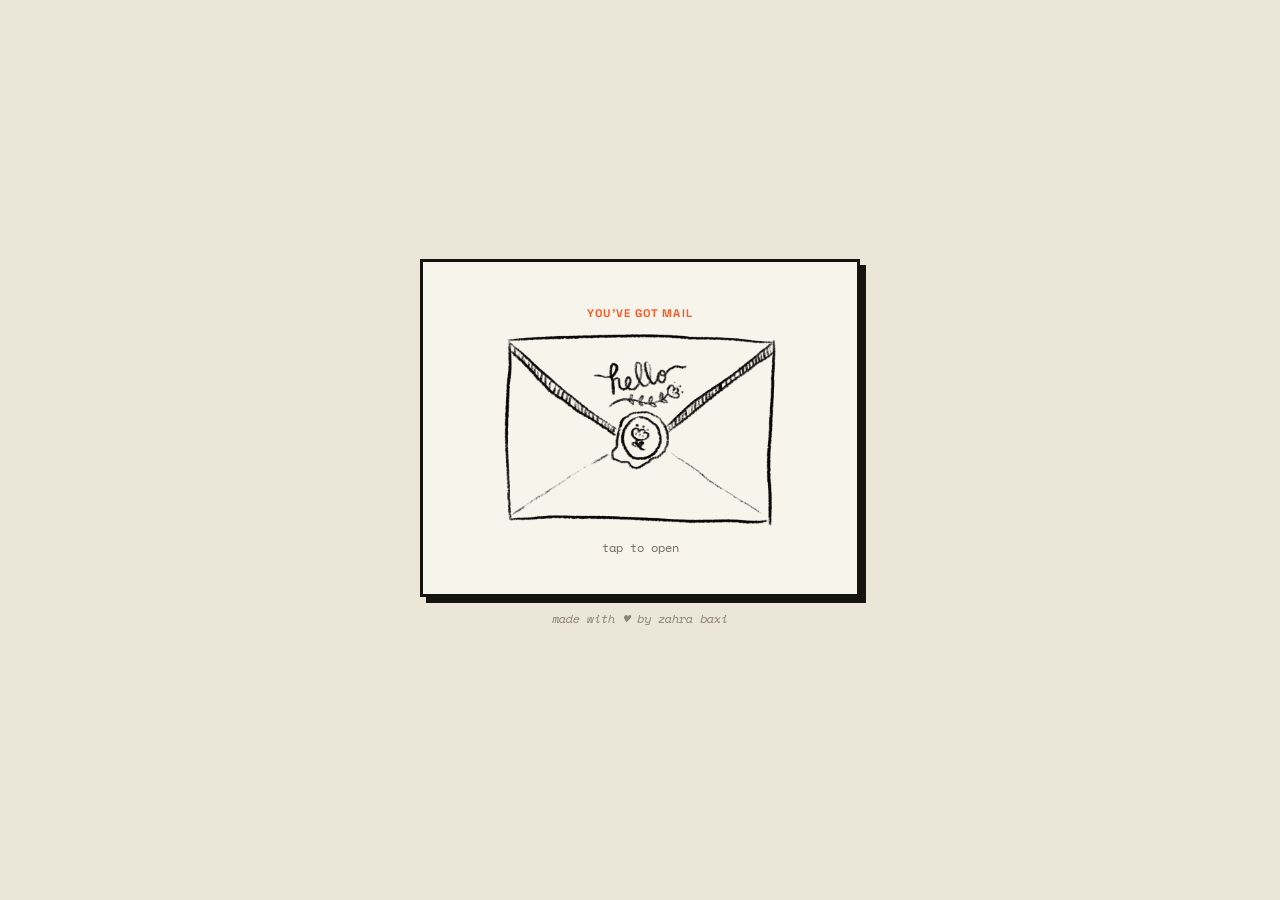
<file: index.html>
<!DOCTYPE html>
<html lang="en">
<head>
<meta charset="UTF-8">
<meta name="viewport" content="width=device-width, initial-scale=1.0, viewport-fit=cover">
<title>you're invited!</title>
<link rel="icon" type="image/png" href="favicon.png">
<link rel="preconnect" href="https://fonts.googleapis.com">
<link rel="preconnect" href="https://fonts.gstatic.com" crossorigin>
<link href="https://fonts.googleapis.com/css2?family=Almendra+Display&family=Space+Grotesk:wght@500;600;700&family=Space+Mono:ital,wght@0,400;0,700;1,400&display=swap" rel="stylesheet">
<link rel="stylesheet" href="https://cdnjs.cloudflare.com/ajax/libs/font-awesome/6.5.1/css/all.min.css">
<link rel="stylesheet" href="styles.css">
<script src="back4app-client.js" defer></script>
<script src="scripts.js" defer></script>
</head>
<body>

  <div id="bubble-layer"></div>

  <main class="card" id="card">

    <!-- ============ HOME / LETTER VIEW ============ -->
    <section class="view view--home" id="view-home">
      <p class="eyebrow">you've got mail</p>
      <div class="envelope-frame" id="envelope-illustration" role="button" tabindex="0" aria-label="Open your invitation">
        <img src="envelope.png" alt="Envelope illustration">
      </div>
      <p class="envelope-hint">tap to open</p>
    </section>

    <!-- ============ PASSWORD GATE ============ -->
    <section class="view view--password" id="view-password" hidden>
      <p class="eyebrow">this page is locked for security</p>
      <h2 class="title title--small">enter the password</h2>
      <p class="subtitle">please use the password sent to you via text or mail</p>
      <form id="password-form">
        <label class="field">
          <span class="field-label"><i class="fa-solid fa-key"></i> Password</span>
          <div class="password-field">
            <input type="password" name="password" id="party-password" placeholder="•••••••••" autocomplete="off" autocapitalize="off" autocorrect="off" spellcheck="false" required>
            <button type="button" class="password-toggle" id="password-toggle" aria-label="Show password">
              <i class="fa-solid fa-eye" id="password-toggle-icon"></i>
            </button>
          </div>
        </label>
        <button type="submit" class="btn btn-primary" id="btn-unlock">Unlock Invite</button>
        <button type="button" class="btn btn-secondary" id="btn-unlock-info">Already RSVP'd? See the info</button>
        <p class="form-status" id="password-status" hidden>checking with the database…</p>
        <p class="form-error" id="password-error" hidden>hmm, that's not it. try again!</p>
      </form>
    </section>

    <!-- ============ INVITE VIEW ============ -->
    <section class="view view--invite" id="view-invite" hidden>
      <p class="script-line">please join for a</p>
      <h1 class="headline">Housewarming</h1>
      <p class="script-line script-line--sub">at zahra's new place</p>

      <div class="illustration-slot" id="illustration-slot">
        <img src="illustration.png" alt="Hand-drawn illustration" id="illustration-img">
        <div class="illustration-placeholder" id="illustration-placeholder" hidden>
          <span class="plus">+</span>
        </div>
      </div>

      <div class="invite-details">
        <p class="venue" id="venue-text">loading…</p>
        <p class="address" id="address-text"></p>
        <p class="datetime" id="datetime-text"></p>
        <div class="detail-actions">
          <button type="button" class="detail-action" id="copy-address-btn">copy address</button>
          <a class="detail-action" id="calendar-link" href="#" target="_blank" rel="noopener">add to calendar</a>
        </div>
      </div>

      <p class="countdown" id="countdown-text" hidden></p>

      <p class="note">a vegan fall themed main dish will be served! feel free to bring an appetizer to share! vegetarian is preferred.</p>

      <button class="btn btn-primary" id="btn-show-form">Count Me In</button>
    </section>

    <!-- ============ FORM VIEW ============ -->
    <section class="view view--form" id="view-form" hidden>
      <button class="btn-back" id="btn-back" aria-label="Back to invite">&larr; back</button>
      <h2 class="title title--small">answer RSVP</h2>

      <form id="rsvp-form" novalidate>
        <label class="field">
          <span class="field-label">Your Name</span>
          <input type="text" name="name" id="name" placeholder="e.g. Bilbo Baggins" autocomplete="name" autocapitalize="words" required>
        </label>

        <label class="field">
          <span class="field-label">Your Email</span>
          <input type="email" name="email" id="email" placeholder="bilbo.of.the.shire@example.com" autocomplete="email" inputmode="email" autocapitalize="off" autocorrect="off" spellcheck="false">
          <span class="field-hint">for contact in case anything about the party changes</span>
        </label>

        <fieldset class="field">
          <legend class="field-label">Will You Be There?</legend>
          <div class="toggle-group" id="attending-group" role="radiogroup">
            <button type="button" class="toggle-btn" data-value="yes">Yes! Count Me In!</button>
            <button type="button" class="toggle-btn" data-value="no">Sorry Can't Make It!</button>
          </div>
          <input type="hidden" name="attending" id="attending" required>
        </fieldset>

        <label class="field" id="guests-field">
          <span class="field-label">How Many Guests (incl. you)?</span>
          <div class="stepper">
            <button type="button" class="stepper-btn" id="guests-minus" aria-label="Decrease guests">−</button>
            <span class="stepper-value" id="guests-value">1</span>
            <button type="button" class="stepper-btn" id="guests-plus" aria-label="Increase guests">+</button>
          </div>
          <input type="hidden" name="guests" id="guests" value="1">
        </label>

        <label class="field">
          <span class="field-label">Anything to Note?</span>
          <textarea name="notes" id="notes" placeholder="Dietary restrictions , allergies, or just want to say hi!" rows="3"></textarea>
        </label>

        <button type="submit" class="btn btn-primary" id="btn-submit">SEND IT IN!</button>
        <p class="form-error" id="form-error" hidden>oops — pick a name and let me know if you're coming.</p>
      </form>
    </section>

    <!-- ============ THANK YOU VIEW ============ -->
    <section class="view view--thanks" id="view-thanks" hidden>
      <button type="button" class="btn-back" id="btn-info-back" hidden>&larr; back to invite</button>
      <div class="thanks-mark" id="thanks-icon"><svg viewBox="0 0 24 24" fill="none" stroke="currentColor" stroke-width="2" stroke-linecap="round" stroke-linejoin="round"><path d="M4 12l6 6L20 6"/></svg></div>
      <h2 class="title title--small" id="thanks-title">see you there</h2>
      <p class="subtitle" id="thanks-subtitle">can't wait to have you over!</p>

      <!-- only shown in the "welcome back" mode, for guests who already RSVP'd -->
      <div class="info-when" id="info-when" hidden>
        <p class="info-when-text" id="info-when-text"></p>
        <a class="detail-action" id="info-calendar-link" href="#" target="_blank" rel="noopener">add to calendar</a>
      </div>

      <div class="thanks-extra" id="thanks-extra" hidden>
        <details class="info-accordion" open>
          <summary>the address</summary>
          <div class="info-content">
            <div id="venue-card"></div>
          </div>
        </details>

        <details class="info-accordion">
          <summary>parking options</summary>
          <div class="info-content">
            <p class="info-warning">PLEASE DO NOT PARK IN OUR APARTMENT'S PARKING LOT! These are numbered and given to selected residents in the complex who pay extra for them. Please see below for my recommendations on parking but please do your own research!</p>
            <div id="parking-cards"></div>
          </div>
        </details>

        <details class="info-accordion">
          <summary>getting inside</summary>
          <div class="info-content">
            <p class="info-card-text">The building is gated, so I'll need to come down and let you in. Please call or text me when you get there.</p>
            <p class="info-phone" id="phone-text">loading…</p>
          </div>
        </details>

        <details class="info-accordion">
          <summary>good to know</summary>
          <div class="info-content">
            <ul class="info-list">
              <li>bring an appetizer to share if you'd like. to make sure everyone can enjoy please consider vegetarian and non-alcoholic options if possible.</li>
              <li>street parking nearby is limited, so carpooling helps! if you need help knowing who to carpool with i can connect you with people who may be heading from the same direction.</li>
              <li>text/call when you're close so the gate's ready for you, i live on the third floor and will come down to let you in. there is no elevator.</li>
              <li>please note this is a shoes-off household. wear something easy to slip on and off!</li>
            </ul>
          </div>
        </details>
      </div>
    </section>

  </main>

  <footer class="site-footer">
    <button type="button" class="footer-byline-name" id="colophon-trigger">made with ♥ by zahra baxi</button>
  </footer>

  <div class="colophon-overlay" id="colophon-overlay" hidden>
    <div class="colophon-box">
      <button type="button" class="colophon-close" id="colophon-close" aria-label="Close">&times;</button>
      <p class="eyebrow">colophon</p>
      <h2 class="title title--small">how this was made</h2>
      <ul class="colophon-list">
        <li>
          <strong>made by</strong>
          <a class="link-row" href="https://www.zahrabaxi.com/" target="_blank" rel="noopener">Zahra Baxi</a>
        </li>
        <li>
          <strong>built with</strong>
          plain <a href="https://developer.mozilla.org/en-US/docs/Web/HTML" target="_blank" rel="noopener">HTML</a>, <a href="https://developer.mozilla.org/en-US/docs/Web/CSS" target="_blank" rel="noopener">CSS</a> &amp; <a href="https://developer.mozilla.org/en-US/docs/Web/JavaScript" target="_blank" rel="noopener">JavaScript</a> with no frameworks
        </li>
        <li>
          <strong>data &amp; RSVPs</strong>
          stored with <a href="https://www.back4app.com/" target="_blank" rel="noopener">Back4App</a>, a hosted Parse Server backend
        </li>
        <li>
          <strong>kept out of the public repo</strong>
          using <a href="https://www.back4app.com/docs/platform/parse-cloud-code" target="_blank" rel="noopener">Back4App Cloud Code</a>, a small server-side function checks the party password and only then releases the address, date/time, and parking info, so none of it ever sits in this site's public GitHub code
        </li>
        <li>
          <strong>coded in</strong>
          <a class="link-row" href="https://code.visualstudio.com/" target="_blank" rel="noopener">Visual Studio Code</a>
        </li>
        <li>
          <strong>illustrated in</strong>
          <a class="link-row" href="https://www.adobe.com/products/fresco.html" target="_blank" rel="noopener">Adobe Fresco</a>
        </li>
      </ul>
    </div>
  </div>

</body>
</html>
</file>
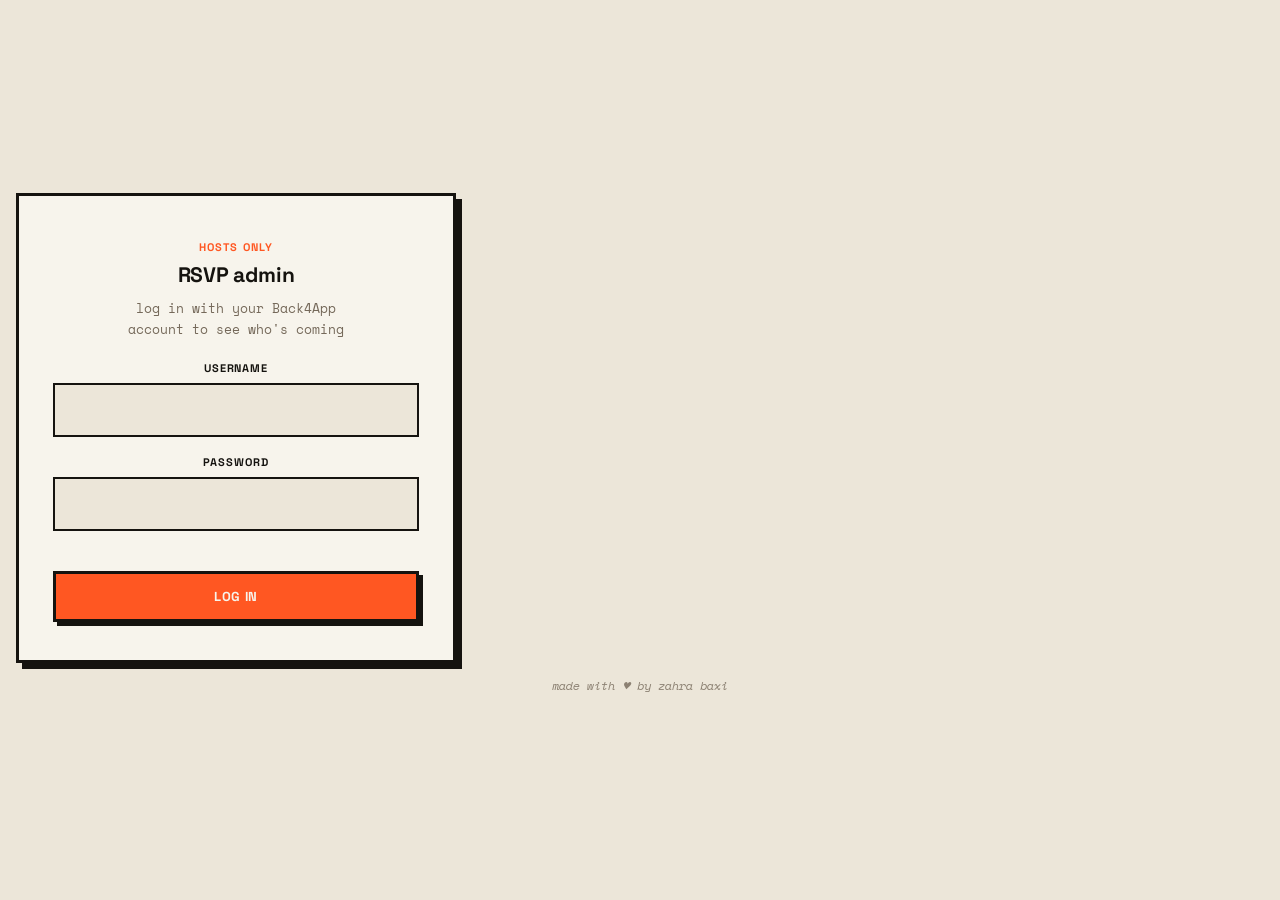
<file: admin.html>
<!DOCTYPE html>
<html lang="en">
<head>
<meta charset="UTF-8">
<meta name="viewport" content="width=device-width, initial-scale=1.0, viewport-fit=cover">
<title>RSVP admin — Home Sweet Home</title>
<link rel="icon" type="image/png" href="favicon.png">
<link rel="preconnect" href="https://fonts.googleapis.com">
<link rel="preconnect" href="https://fonts.gstatic.com" crossorigin>
<link href="https://fonts.googleapis.com/css2?family=Space+Grotesk:wght@500;600;700&family=Space+Mono:ital,wght@0,400;0,700;1,400&display=swap" rel="stylesheet">
<link rel="stylesheet" href="styles.css">
<link rel="stylesheet" href="admin.css">
<script src="back4app-client.js" defer></script>
<script src="admin.js" defer></script>
</head>
<body class="admin-body">

  <!-- ============ LOGIN VIEW ============ -->
  <main class="card" id="view-login">
    <p class="eyebrow">hosts only</p>
    <h1 class="title title--small">RSVP admin</h1>
    <p class="subtitle">log in with your Back4App account to see who's coming</p>

    <form id="login-form">
      <label class="field">
        <span class="field-label">username</span>
        <input type="text" id="login-username" autocomplete="username" autocapitalize="off" autocorrect="off" spellcheck="false" required>
      </label>
      <label class="field">
        <span class="field-label">password</span>
        <input type="password" id="login-password" autocomplete="current-password" required>
      </label>
      <button type="submit" class="btn btn-primary" id="login-btn">log in</button>
      <p class="form-error" id="login-error" hidden></p>
    </form>
  </main>

  <!-- ============ DASHBOARD VIEW ============ -->
  <main class="dashboard" id="view-dashboard" hidden>
    <header class="dashboard-header">
      <div>
        <p class="eyebrow">housewarming</p>
        <h1 class="title title--small">who's signed up</h1>
      </div>
      <button class="btn-back" id="logout-btn">log out</button>
    </header>

    <section class="stats" id="stats"></section>

    <!-- ---------- responses table ---------- -->
    <section class="panel">
      <div class="panel-header">
        <h2 class="panel-title">responses</h2>
        <div class="panel-actions">
          <button class="btn btn-secondary btn-inline" id="copy-emails-btn">copy emails</button>
          <button class="btn btn-secondary btn-inline" id="refresh-btn">refresh</button>
        </div>
      </div>
      <p class="panel-note" id="copy-emails-note" hidden></p>

      <div class="table-wrap">
        <table class="rsvp-table" id="rsvp-table">
          <thead>
            <tr>
              <th>name</th>
              <th>email</th>
              <th>coming?</th>
              <th>guests</th>
              <th>notes</th>
              <th>submitted</th>
              <th></th>
            </tr>
          </thead>
          <tbody id="rsvp-tbody">
            <tr><td colspan="7" class="empty-row">loading…</td></tr>
          </tbody>
        </table>
      </div>
    </section>

  </main>

  <footer class="site-footer">
    <button type="button" class="footer-byline-name" id="colophon-trigger">made with ♥ by zahra baxi</button>
  </footer>

  <div class="colophon-overlay" id="colophon-overlay" hidden>
    <div class="colophon-box">
      <button type="button" class="colophon-close" id="colophon-close" aria-label="Close">&times;</button>
      <p class="eyebrow">colophon</p>
      <h2 class="title title--small">how this was made</h2>
      <ul class="colophon-list">
        <li>
          <strong>made by</strong>
          <a class="link-row" href="https://www.zahrabaxi.com/" target="_blank" rel="noopener">Zahra Baxi</a>
        </li>
        <li>
          <strong>built with</strong>
          plain <a href="https://developer.mozilla.org/en-US/docs/Web/HTML" target="_blank" rel="noopener">HTML</a>, <a href="https://developer.mozilla.org/en-US/docs/Web/CSS" target="_blank" rel="noopener">CSS</a> &amp; <a href="https://developer.mozilla.org/en-US/docs/Web/JavaScript" target="_blank" rel="noopener">JavaScript</a> — no frameworks
        </li>
        <li>
          <strong>data &amp; RSVPs</strong>
          stored with <a href="https://www.back4app.com/" target="_blank" rel="noopener">Back4App</a>, a hosted Parse Server backend
        </li>
        <li>
          <strong>kept out of the public repo</strong>
          using <a href="https://www.back4app.com/docs/platform/parse-cloud-code" target="_blank" rel="noopener">Back4App Cloud Code</a> — a small server-side function checks the party password and only then releases the address, date/time, and parking info, so none of it ever sits in this site's public GitHub code
        </li>
        <li>
          <strong>coded in</strong>
          <a class="link-row" href="https://code.visualstudio.com/" target="_blank" rel="noopener">Visual Studio Code</a>
        </li>
        <li>
          <strong>illustrated in</strong>
          <a class="link-row" href="https://www.adobe.com/products/fresco.html" target="_blank" rel="noopener">Adobe Fresco</a>
        </li>
      </ul>
    </div>
  </div>

</body>
</html>
</file>
<file: styles.css>
/* ===== tokens — borrowed from "open:grounds": bold borders, hard shadows ===== */
:root {
  --accent: #FF5722;
  --accent-deep: #d84315;
  --accent-soft: #fde3d8;
  --plum: #8B5CF6;
  --neutral: #75695A;
  --neutral-deep: #55493c;
  --paper: #ECE6D9;
  --cream: #F7F4EC;
  --ink: #15130F;
  --ink-soft: #75695A;
  --line: rgba(21, 19, 15, 0.16);
  --white: #ECE6D9;
  --shadow: var(--ink);
  --radius-lg: 0px;
  --radius-md: 0px;
  --radius-pill: 0px;
  --font-display: 'Space Grotesk', sans-serif;
  --font-headline: 'Almendra Display', serif;
  --font-script: 'Space Mono', monospace;
  --font-sans: 'Space Mono', 'SFMono-Regular', monospace;
}

* { box-sizing: border-box; }

[hidden] { display: none !important; }

html, body {
  margin: 0;
  min-height: 100vh;
}

body {
  font-family: var(--font-sans);
  color: var(--ink);
  background: var(--paper);
  min-height: 100vh;
  display: flex;
  flex-direction: column;
  align-items: center;
  justify-content: center;
  padding: 32px 16px;
  position: relative;
  overflow-x: hidden;
}

.site-footer {
  width: 100%;
  margin-top: 16px;
  text-align: center;
}
.footer-byline-name {
  font-family: var(--font-script);
  font-style: italic;
  font-size: 11px;
  font-weight: 400;
  color: var(--ink-soft);
  text-decoration: none;
  letter-spacing: 0;
  opacity: 0.8;
  background: none;
  border: none;
  padding: 0;
  cursor: pointer;
  appearance: none;
}
.footer-byline-name:hover { color: var(--accent); opacity: 1; }
.footer-byline-name:focus-visible { outline: 2px solid var(--accent); outline-offset: 3px; }

/* ===== colophon modal ===== */
.colophon-overlay {
  position: fixed;
  inset: 0;
  background: rgba(21, 19, 15, 0.55);
  display: flex;
  align-items: center;
  justify-content: center;
  padding: 20px;
  z-index: 50;
}
.colophon-overlay[hidden] { display: none; }

.colophon-box {
  position: relative;
  width: 100%;
  max-width: 400px;
  max-height: 85vh;
  overflow-y: auto;
  background: var(--cream);
  border: 3px solid var(--ink);
  border-radius: var(--radius-lg);
  box-shadow: 6px 6px 0 var(--shadow);
  padding: 32px 28px 28px;
  text-align: left;
}

.colophon-close {
  position: absolute;
  top: 14px;
  right: 14px;
  width: 28px;
  height: 28px;
  background: var(--paper);
  border: 2px solid var(--ink);
  border-radius: var(--radius-md);
  font-size: 16px;
  line-height: 1;
  cursor: pointer;
  color: var(--ink);
}
.colophon-close:hover { background: var(--ink); color: var(--cream); }

.colophon-list {
  list-style: none;
  margin: 18px 0 0;
  padding: 0;
  display: flex;
  flex-direction: column;
  gap: 14px;
}
.colophon-list li {
  font-size: 12.5px;
  line-height: 1.6;
  color: var(--ink-soft);
}
.colophon-list strong {
  display: block;
  font-family: var(--font-display);
  font-weight: 700;
  font-size: 10.5px;
  letter-spacing: 0.06em;
  text-transform: uppercase;
  color: var(--ink);
  margin-bottom: 3px;
}
.colophon-list a {
  color: var(--accent);
  font-weight: 600;
  text-decoration: none;
}
.colophon-list a:hover { text-decoration: underline; }

/* ===== confetti burst ===== */
#bubble-layer {
  position: fixed;
  inset: 0;
  pointer-events: none;
  z-index: 60;
  overflow: hidden;
}
.confetti-piece {
  position: absolute;
  top: -20px;
  border-radius: 2px;
  opacity: 0.95;
  animation: confetti-fall 2s cubic-bezier(0.25, 0.46, 0.45, 0.94) forwards;
}
@keyframes confetti-fall {
  0% { transform: translateY(0) translateX(0) rotate(0deg); opacity: 1; }
  100% { transform: translateY(100vh) translateX(var(--drift, 20px)) rotate(var(--spin, 180deg)); opacity: 0; }
}

/* ===== card ===== */
.card {
  position: relative;
  z-index: 1;
  width: 100%;
  max-width: 440px;
  background: var(--cream);
  border: 3px solid var(--ink);
  border-radius: var(--radius-lg);
  padding: 44px 34px 38px;
  box-shadow: 6px 6px 0 var(--shadow);
  text-align: center;
}

.view { display: flex; flex-direction: column; align-items: center; }
.view[hidden] { display: none; }

/* ===== type ===== */
.eyebrow {
  font-family: var(--font-display);
  font-weight: 700;
  letter-spacing: 0.1em;
  text-transform: uppercase;
  font-size: 11px;
  color: var(--accent);
  margin: 0 0 8px;
}

.script-line {
  font-family: var(--font-script);
  font-style: italic;
  font-size: 15px;
  color: var(--ink-soft);
  margin: 0;
}
.script-line--sub { margin: 4px 0 20px; }

.headline {
  font-family: var(--font-headline);
  font-weight: 400;
  font-style: normal;
  font-size: 52px;
  letter-spacing: 0;
  line-height: 1.1;
  margin: 2px 0 4px;
  color: var(--ink);
  text-transform: none;
}

.title {
  font-family: var(--font-display);
  font-weight: 700;
  font-size: 26px;
  letter-spacing: -0.01em;
  line-height: 1.25;
  margin: 0 0 10px;
  color: var(--ink);
}
.title--small { font-size: 21px; margin-top: 2px; }

.subtitle {
  font-size: 13px;
  font-weight: 400;
  color: var(--ink-soft);
  margin: 0 0 22px;
  line-height: 1.6;
}

.note {
  font-family: var(--font-script);
  font-style: italic;
  font-size: 13px;
  color: var(--ink-soft);
  margin: 18px 0 24px;
}

/* ===== illustration slot (swap in your own PNG) ===== */
.illustration-slot {
  width: 100%;
  margin: 8px 0 22px;
}
.illustration-slot img {
  display: block;
  width: 100%;
  border-radius: var(--radius-md);
}
.illustration-placeholder {
  border: 2px dashed var(--line);
  border-radius: var(--radius-md);
  padding: 34px 20px;
  color: var(--neutral);
}
.illustration-placeholder p {
  margin: 0;
  font-size: 12px;
  font-weight: 700;
}
.illustration-placeholder .plus {
  font-family: var(--font-display);
  font-weight: 700;
  font-size: 28px;
  color: var(--ink-soft);
  margin-bottom: 6px;
  display: block;
}
.illustration-placeholder .hint {
  font-size: 11px;
  color: var(--neutral);
  margin-top: 6px;
  font-weight: 400;
  font-style: italic;
  line-height: 1.5;
}

/* ===== invite details ===== */
.invite-details {
  width: 100%;
  border-top: 2px solid var(--ink);
  border-bottom: 2px solid var(--ink);
  padding: 18px 0;
  margin-bottom: 4px;
}
.venue {
  font-family: var(--font-display);
  font-weight: 700;
  font-size: 15px;
  letter-spacing: 0.02em;
  text-transform: uppercase;
  color: var(--ink);
  margin: 0 0 6px;
}
.address, .datetime {
  font-size: 12.5px;
  color: var(--ink-soft);
  margin: 0 0 4px;
}
.datetime { margin-bottom: 0; }

.detail-actions {
  display: flex;
  justify-content: center;
  gap: 16px;
  margin-top: 12px;
}
.detail-action {
  font-family: var(--font-display);
  font-weight: 700;
  font-size: 10.5px;
  letter-spacing: 0.04em;
  text-transform: uppercase;
  color: var(--accent);
  background: none;
  border: none;
  padding: 0;
  cursor: pointer;
  text-decoration: none;
}
.detail-action:hover { text-decoration: underline; }

.countdown {
  font-family: var(--font-sans);
  font-weight: 700;
  font-size: 14px;
  color: var(--ink);
  background: var(--paper);
  border: 2px solid var(--ink);
  border-radius: var(--radius-md);
  padding: 10px 14px;
  margin: 18px 0 0;
  text-align: center;
}

/* ===== buttons ===== */
.btn {
  font-family: var(--font-display);
  font-weight: 700;
  font-size: 13px;
  letter-spacing: 0.05em;
  text-transform: uppercase;
  border: 3px solid var(--ink);
  border-radius: var(--radius-md);
  background: var(--cream);
  color: var(--ink);
  padding: 14px 30px;
  cursor: pointer;
  transition: transform 0.08s ease, box-shadow 0.08s ease, background 0.1s ease, color 0.1s ease;
}
.btn:hover { background: var(--ink); color: var(--cream); }
.btn:focus-visible { outline: 3px solid var(--accent); outline-offset: 2px; }

.btn-primary {
  width: 100%;
  color: var(--cream);
  background: var(--accent);
  box-shadow: 4px 4px 0 var(--ink);
  margin-top: 22px;
}
.btn-primary:hover { background: var(--ink); }
.btn-primary:active {
  transform: translate(3px, 3px);
  box-shadow: 1px 1px 0 var(--ink);
}

.btn-secondary {
  color: var(--ink);
  background: var(--cream);
  border: 2px solid var(--ink);
  padding: 10px 24px;
  font-size: 12px;
  margin-top: 10px;
}
.btn-secondary:hover { background: var(--ink); color: var(--cream); }

.btn-back {
  align-self: flex-start;
  background: none;
  border: none;
  font-family: var(--font-display);
  font-weight: 700;
  text-transform: uppercase;
  color: var(--ink-soft);
  cursor: pointer;
  font-size: 11px;
  letter-spacing: 0.05em;
  margin-bottom: 18px;
  padding: 0;
  transition: color 0.12s ease;
}
.btn-back:hover { color: var(--accent); }

/* ===== home / letter view ===== */
.view--home { transition: opacity 0.4s ease; }
.view--home.is-leaving { opacity: 0; }

.envelope-hint {
  font-size: 12px;
  font-weight: 400;
  color: var(--ink-soft);
  margin: 12px 0 0;
}

.envelope-frame {
  display: block;
  width: 100%;
  max-width: 360px;
  aspect-ratio: 1.85;
  margin: 4px auto 0;
  cursor: pointer;
  overflow: hidden;
  transition: transform 0.4s ease, opacity 0.4s ease;
}
.envelope-frame img {
  width: 100%;
  height: 100%;
  object-fit: cover;
  object-position: center;
  display: block;
}
.envelope-frame:focus-visible { outline: 3px solid var(--accent); outline-offset: 4px; }
.envelope-frame.is-open {
  transform: scale(1.04);
  opacity: 0;
}

/* ===== form ===== */
#rsvp-form { width: 100%; text-align: left; }

.field { display: block; margin-bottom: 18px; }
fieldset.field { border: none; padding: 0; margin: 0 0 18px; }

.field-label {
  display: block;
  font-family: var(--font-display);
  font-weight: 700;
  font-size: 11px;
  letter-spacing: 0.08em;
  text-transform: uppercase;
  color: var(--ink);
  margin-bottom: 8px;
}
.field-hint {
  display: block;
  font-size: 11px;
  font-style: italic;
  color: var(--ink-soft);
  margin-top: 6px;
}

input[type="text"], input[type="email"], input[type="password"], textarea {
  width: 100%;
  font-family: var(--font-sans);
  font-weight: 400;
  font-size: 14px;
  color: var(--ink);
  background: var(--paper);
  border: 2.5px solid var(--ink);
  border-radius: var(--radius-md);
  padding: 11px 13px;
  resize: vertical;
  appearance: none;
  outline: none;
}
input[type="text"]:focus, input[type="email"]:focus, input[type="password"]:focus, textarea:focus {
  outline: 3px solid var(--accent);
  outline-offset: 1px;
}

.field-label i.fa-key {
  font-size: 10px;
  color: var(--ink-soft);
  margin-right: 2px;
}

.password-field {
  position: relative;
}
.password-field input {
  padding-right: 44px;
}
.password-toggle {
  position: absolute;
  right: 6px;
  top: 50%;
  transform: translateY(-50%);
  background: none;
  border: none;
  color: var(--ink-soft);
  cursor: pointer;
  font-size: 15px;
  padding: 8px;
  line-height: 1;
}
.password-toggle:hover { color: var(--accent); }
.password-toggle:focus-visible { outline: 2px solid var(--accent); outline-offset: 2px; }

.toggle-group {
  display: flex;
  gap: 10px;
  flex-wrap: wrap;
}
.toggle-btn {
  flex: 1;
  min-width: 130px;
  font-family: var(--font-display);
  font-weight: 700;
  font-size: 12.5px;
  letter-spacing: 0.02em;
  padding: 11px 10px;
  border-radius: var(--radius-md);
  border: 2.5px solid var(--ink);
  background: var(--paper);
  color: var(--ink-soft);
  cursor: pointer;
  transition: all 0.1s ease, transform 0.08s ease;
}
.toggle-btn:hover { color: var(--ink); }
.toggle-btn.is-selected {
  background: var(--accent);
  border-color: var(--ink);
  color: var(--cream);
  box-shadow: 3px 3px 0 var(--ink);
}
.toggle-btn.is-selected[data-value="no"] {
  background: var(--plum);
  border-color: var(--ink);
  color: var(--cream);
}

.stepper {
  display: inline-flex;
  align-items: center;
  gap: 16px;
  background: var(--paper);
  border: 2.5px solid var(--ink);
  border-radius: var(--radius-pill);
  padding: 6px 10px;
}
.stepper-btn {
  width: 28px;
  height: 28px;
  border-radius: var(--radius-md);
  border: 2px solid var(--ink);
  background: var(--accent);
  color: var(--cream);
  font-size: 16px;
  font-weight: 700;
  cursor: pointer;
  line-height: 1;
  font-family: var(--font-display);
}
.stepper-btn:active { transform: translate(1px, 1px); }
.stepper-value {
  font-family: var(--font-display);
  font-weight: 700;
  font-size: 16px;
  min-width: 18px;
  text-align: center;
}

.form-error {
  color: var(--ink);
  background: var(--accent-soft);
  border: 2px solid var(--accent);
  font-size: 12px;
  font-weight: 500;
  border-radius: var(--radius-md);
  padding: 10px 14px;
  margin-top: 4px;
  text-align: center;
}

.form-status {
  font-family: var(--font-script);
  font-style: italic;
  font-size: 12px;
  color: var(--ink-soft);
  margin-top: 10px;
  text-align: center;
}

/* ===== thanks view ===== */
.thanks-mark {
  width: 34px;
  height: 34px;
  margin-bottom: 12px;
  color: var(--accent);
}
.thanks-mark svg { width: 100%; height: 100%; }

/* ===== day-of info accordion (parking, entry, etc.) ===== */
.thanks-extra {
  width: 100%;
  margin: 22px 0 6px;
  text-align: left;
}

.info-accordion {
  border-top: 2px solid var(--ink);
}
.info-accordion:last-child { border-bottom: 2px solid var(--ink); }

.info-accordion summary {
  list-style: none;
  cursor: pointer;
  padding: 14px 4px;
  font-family: var(--font-display);
  font-weight: 700;
  font-size: 12.5px;
  letter-spacing: 0.04em;
  text-transform: uppercase;
  color: var(--ink);
  display: flex;
  align-items: center;
  justify-content: space-between;
}
.info-accordion summary::-webkit-details-marker { display: none; }
.info-accordion summary::after {
  content: '+';
  font-family: var(--font-display);
  font-weight: 700;
  font-size: 16px;
  color: var(--accent);
  margin-left: 12px;
}
.info-accordion[open] summary::after { content: '−'; }

.info-content {
  padding: 0 4px 18px;
}

.info-card { margin-bottom: 16px; }
.info-card:last-child { margin-bottom: 0; }
.info-warning {
  font-size: 12px;
  font-weight: 700;
  color: var(--accent-deep);
  background: var(--accent-soft);
  border: 2px solid var(--accent);
  padding: 10px 12px;
  margin: 0 0 16px;
  line-height: 1.5;
}
.info-card-title {
  font-family: var(--font-display);
  font-weight: 700;
  font-size: 13px;
  color: var(--ink);
  margin: 0 0 4px;
}
.info-card-address {
  font-family: var(--font-sans);
  font-weight: 700;
  font-size: 12px;
  color: var(--ink);
  margin: 0 0 4px;
}
.info-card-text {
  font-size: 12px;
  color: var(--ink-soft);
  line-height: 1.6;
  margin: 0 0 6px;
}
.info-map {
  width: 100%;
  height: 150px;
  border: 2px solid var(--ink);
  border-radius: var(--radius-md);
  overflow: hidden;
  margin-bottom: 8px;
}
.info-map iframe {
  width: 100%;
  height: 100%;
  border: 0;
  display: block;
  filter: grayscale(1) contrast(1.1);
}
.info-link {
  display: inline-flex;
  align-items: center;
  gap: 6px;
  font-family: var(--font-display);
  font-size: 11.5px;
  font-weight: 700;
  text-transform: uppercase;
  letter-spacing: 0.02em;
  color: var(--accent);
  text-decoration: none;
}
.info-link:hover { text-decoration: underline; }
.info-link--pin svg {
  width: 14px;
  height: 14px;
  flex-shrink: 0;
}

.info-phone {
  font-family: var(--font-display);
  font-size: 15px;
  font-weight: 700;
  color: var(--ink);
  margin: 4px 0 0;
}
.info-edit-hint {
  display: block;
  font-size: 11px;
  font-weight: 400;
  font-style: italic;
  font-family: var(--font-script);
  color: var(--accent);
  margin-top: 4px;
  text-transform: none;
  letter-spacing: 0;
}

.info-list {
  margin: 0;
  padding-left: 18px;
  font-size: 12px;
  color: var(--ink-soft);
  line-height: 1.8;
}

/* ============================================================
   touch & small-screen refinements
   (kept together at the end so the phone-specific decisions are
   easy to find; they override the desktop-first rules above)
   ============================================================ */
html {
  -webkit-text-size-adjust: 100%;
  text-size-adjust: 100%;
}

body {
  min-height: 100vh;
  min-height: 100dvh;
  padding-top: max(28px, env(safe-area-inset-top));
  padding-right: max(16px, env(safe-area-inset-right));
  padding-bottom: max(28px, env(safe-area-inset-bottom));
  padding-left: max(16px, env(safe-area-inset-left));
  -webkit-tap-highlight-color: transparent;
}
/* scroll lock while the colophon modal is open */
body.modal-open { overflow: hidden; }

/* no double-tap-to-zoom delay on anything tappable */
button, a, summary, [role="button"], input, textarea {
  touch-action: manipulation;
}

/* nicer line breaks on narrow screens (no lonely last word) */
.venue, .note, .title, .subtitle, .script-line {
  text-wrap: balance;
}

/* --- form fields ---------------------------------------------
   16px stops iOS Safari zooming the page when a field is focused;
   ~48px tall so they're easy to hit with a thumb. */
input[type="text"], input[type="email"], input[type="password"], textarea {
  font-size: 16px;
  padding: 13px 14px;
}
textarea { min-height: 104px; }
input::placeholder, textarea::placeholder { font-size: 13px; }

/* password show/hide: a full-height 52px tap target inside the field */
.password-field input[type="password"],
.password-field input[type="text"] { padding-right: 58px; }
.password-toggle {
  top: 2px;
  right: 2px;
  bottom: 2px;
  width: 52px;
  transform: none;
  padding: 0;
  display: flex;
  align-items: center;
  justify-content: center;
  font-size: 16px;
}

/* --- buttons & tap targets (aim: 44px+) ----------------------- */
.btn { min-height: 48px; }
.btn-back {
  display: inline-flex;
  align-items: center;
  min-height: 44px;
  padding: 0 16px 0 0;
  margin-bottom: 6px;
  font-size: 12px;
}
.toggle-btn { min-height: 48px; font-size: 13px; }

.stepper { gap: 12px; padding: 5px 8px; }
.stepper-btn { width: 44px; height: 44px; font-size: 20px; }
.stepper-value { min-width: 36px; font-size: 18px; }

.site-footer { margin-top: 0; }
.footer-byline-name {
  display: inline-flex;
  align-items: center;
  min-height: 44px;
  padding: 0 16px;
  font-size: 12px;
}

.detail-actions { flex-wrap: wrap; gap: 4px 8px; margin-top: 6px; }
.detail-action {
  display: inline-flex;
  align-items: center;
  min-height: 44px;
  padding: 0 10px;
  font-size: 11.5px;
}

.info-accordion summary { min-height: 52px; }
.info-link { min-height: 44px; font-size: 12px; }

/* --- maps: don't let a finger on the map hijack page scrolling.
   On touch screens the map is a static picture; the "view on Google
   Maps" link underneath is the way to explore it. */
.info-map { height: 160px; }
@media (hover: none) {
  .info-map iframe { pointer-events: none; }
}

/* --- colophon modal on phones -------------------------------- */
.colophon-overlay {
  padding: 16px;
  padding-top: max(16px, env(safe-area-inset-top));
  padding-bottom: max(16px, env(safe-area-inset-bottom));
}
.colophon-box {
  max-height: 85vh;
  max-height: 85dvh;
  overscroll-behavior: contain;
  -webkit-overflow-scrolling: touch;
}
.colophon-close {
  top: 10px;
  right: 10px;
  width: 44px;
  height: 44px;
  font-size: 22px;
}
.colophon-box .title { padding-right: 48px; }
.colophon-list li { line-height: 1.7; }
/* standalone credit links get a full-size tap target; links inside
   sentences stay inline so line spacing remains even */
.colophon-list a.link-row {
  display: inline-flex;
  align-items: center;
  min-height: 44px;
}

/* --- phones ---------------------------------------------------- */
@media (max-width: 480px) {
  .card { padding: 36px 24px 30px; }
  .headline { font-size: 40px; }

  /* small print gets a little bigger so it's readable at arm's length */
  .eyebrow { font-size: 12px; }
  .script-line { font-size: 16px; }
  .subtitle, .note { font-size: 14px; }
  .address, .datetime { font-size: 13.5px; }
  .envelope-hint { font-size: 13px; }
  .field-hint { font-size: 12px; }
  .form-error, .form-status { font-size: 13px; }
  .info-card-text, .info-card-address, .info-list, .colophon-list li { font-size: 13px; }
  .info-warning { font-size: 12.5px; }
  .illustration-placeholder .hint { font-size: 12px; }
}

/* --- very small phones (iPhone SE / 320-360px) ---------------- */
@media (max-width: 360px) {
  body {
    padding-left: max(12px, env(safe-area-inset-left));
    padding-right: max(12px, env(safe-area-inset-right));
  }
  .card { padding: 32px 18px 26px; box-shadow: 5px 5px 0 var(--shadow); }
  .headline { font-size: 34px; }
  input::placeholder, textarea::placeholder { font-size: 12px; }
  .toggle-group { gap: 8px; }
}

/* ============================================================
   returning guests: "already RSVP'd? see the info"
   ============================================================ */
#password-form { width: 100%; }
#password-form .btn-secondary {
  width: 100%;
  line-height: 1.3;
  text-wrap: balance;
}

/* the "welcome back" mode of the thank-you screen */
.info-when { text-align: center; margin: 0 0 6px; }
.info-when-text {
  font-family: var(--font-display);
  font-weight: 700;
  font-size: 15px;
  margin: 0;
  text-wrap: balance;
}
</file>
<file: admin.css>
/* admin.css — extends styles.css's tokens/card/button/field styles
   with the dashboard-specific layout (panels, table, guest list) */

.admin-body {
  align-items: flex-start;
}

[hidden] { display: none !important; }

.dashboard {
  position: relative;
  z-index: 1;
  width: 100%;
  max-width: 760px;
  margin: 24px auto;
  background: var(--cream);
  border: 3px solid var(--ink);
  border-radius: var(--radius-lg);
  padding: 32px 28px 36px;
  box-shadow: 6px 6px 0 var(--shadow);
}

.dashboard-header {
  display: flex;
  align-items: flex-start;
  justify-content: space-between;
  gap: 12px;
  margin-bottom: 20px;
}
.dashboard-header .title--small { margin: 2px 0 0; text-align: left; }
.dashboard-header .eyebrow { text-align: left; }

.stats {
  display: flex;
  flex-wrap: wrap;
  gap: 10px;
  margin-bottom: 26px;
}
.stat-pill {
  background: var(--white);
  border: 2px solid var(--ink);
  border-radius: var(--radius-md);
  padding: 7px 14px;
  font-family: var(--font-display);
  font-weight: 700;
  font-size: 12px;
  color: var(--ink);
}
.stat-pill strong { color: var(--accent); font-weight: 700; }

/* ---------- panels ---------- */
.panel {
  border-top: 2px dashed var(--line);
  padding-top: 22px;
  margin-top: 22px;
}
.panel:first-of-type { border-top: none; padding-top: 0; margin-top: 0; }

.panel-header {
  display: flex;
  align-items: center;
  justify-content: space-between;
  gap: 12px;
  margin-bottom: 14px;
}
.panel-actions {
  display: flex;
  gap: 8px;
}
.panel-note {
  font-size: 11.5px;
  font-style: italic;
  color: var(--ink-soft);
  margin: -6px 0 14px;
  text-align: right;
}
.panel-title {
  font-family: var(--font-display);
  font-style: normal;
  font-size: 20px;
  font-weight: 700;
  letter-spacing: -0.01em;
  color: var(--ink);
  margin: 0;
  display: flex;
  align-items: baseline;
  gap: 10px;
  text-align: left;
}
.panel-sub {
  font-family: var(--font-sans);
  font-weight: 400;
  font-style: italic;
  font-size: 12px;
  color: var(--ink-soft);
}

.btn-inline {
  width: auto;
  padding: 9px 18px;
  font-size: 11.5px;
}

/* ---------- delete (×) buttons ---------- */
.x-btn {
  width: 28px;
  height: 28px;
  flex-shrink: 0;
  border-radius: var(--radius-md);
  border: 2px solid var(--ink);
  background: var(--white);
  color: var(--ink-soft);
  font-family: var(--font-sans);
  font-size: 15px;
  line-height: 1;
  cursor: pointer;
  transition: background 0.12s ease, border-color 0.12s ease, color 0.12s ease;
}
.x-btn:hover { background: var(--accent); border-color: var(--ink); color: var(--cream); }
.x-btn:disabled { opacity: 0.5; cursor: default; }

/* ---------- responses table ---------- */
.table-wrap {
  width: 100%;
  overflow-x: auto;
  border-radius: var(--radius-md);
  border: 2.5px solid var(--ink);
}

.rsvp-table {
  width: 100%;
  border-collapse: collapse;
  font-size: 13px;
  background: var(--white);
}
.rsvp-table th, .rsvp-table td {
  text-align: left;
  padding: 12px 14px;
  border-bottom: 2px solid var(--line);
  vertical-align: middle;
}
.rsvp-table th {
  font-family: var(--font-display);
  font-weight: 700;
  font-size: 10.5px;
  letter-spacing: 0.06em;
  text-transform: uppercase;
  background: var(--paper);
  color: var(--ink);
  border-bottom: 2.5px solid var(--ink);
  position: sticky;
  top: 0;
}
.rsvp-table tr:last-child td { border-bottom: none; }
.rsvp-table td:last-child { width: 1%; white-space: nowrap; }

.pill-yes, .pill-no {
  display: inline-block;
  padding: 3px 10px;
  border: 2px solid var(--ink);
  border-radius: var(--radius-pill);
  font-family: var(--font-display);
  font-weight: 700;
  font-size: 11px;
  text-transform: uppercase;
}
.pill-yes { background: var(--accent); color: var(--cream); }
.pill-no { background: var(--plum); color: var(--cream); }

.empty-row {
  text-align: center;
  color: var(--ink-soft);
  padding: 20px;
  font-size: 13px;
  font-style: italic;
  list-style: none;
}

/* ---------- phones ---------- */
@media (max-width: 600px) {
  .dashboard { padding: 24px 16px 28px; margin: 8px auto; box-shadow: 5px 5px 0 var(--shadow); }
  .dashboard-header { align-items: center; }
  .stats { gap: 8px; margin-bottom: 20px; }
  .panel-header { flex-wrap: wrap; }
  .panel-actions { flex-wrap: wrap; }
  .btn-inline { min-height: 44px; }
  .panel-note { text-align: left; }
  .x-btn { width: 40px; height: 40px; font-size: 18px; }
  /* the 7-column table can't fit a phone, so each response becomes a card:
     label on the left, value on the right, delete button in the corner */
  .table-wrap { border: none; overflow: visible; }
  .rsvp-table { background: transparent; }
  .rsvp-table, .rsvp-table tbody, .rsvp-table tr, .rsvp-table td { display: block; width: 100%; }
  .rsvp-table thead { display: none; }
  .rsvp-table tr {
    position: relative;
    background: var(--white);
    border: 2.5px solid var(--ink);
    margin-bottom: 12px;
    padding: 6px 0;
  }
  .rsvp-table tr:last-child { margin-bottom: 0; }
  .rsvp-table td {
    display: flex;
    gap: 12px;
    align-items: baseline;
    padding: 6px 14px;
    border: none;
    word-break: break-word;
  }
  .rsvp-table td::before {
    content: attr(data-label);
    flex: 0 0 64px;
    font-family: var(--font-display);
    font-weight: 700;
    font-size: 10.5px;
    letter-spacing: 0.06em;
    text-transform: uppercase;
    color: var(--ink-soft);
  }
  .rsvp-table td.empty-row { display: block; border: none; }
  .rsvp-table td.empty-row::before { content: none; }
  .rsvp-table tr:has(td.empty-row) { border: none; padding: 0; }
  .rsvp-table td:last-child:not(.empty-row) {
    position: absolute;
    top: 6px;
    right: 6px;
    width: auto;
    padding: 0;
  }
  .rsvp-table td:last-child:not(.empty-row)::before { content: none; }
  /* keep the first two rows clear of the corner delete button */
  .rsvp-table td[data-label="name"],
  .rsvp-table td[data-label="email"] { padding-right: 56px; }
  .rsvp-table td[data-label="name"] { font-weight: 700; }
}
</file>
